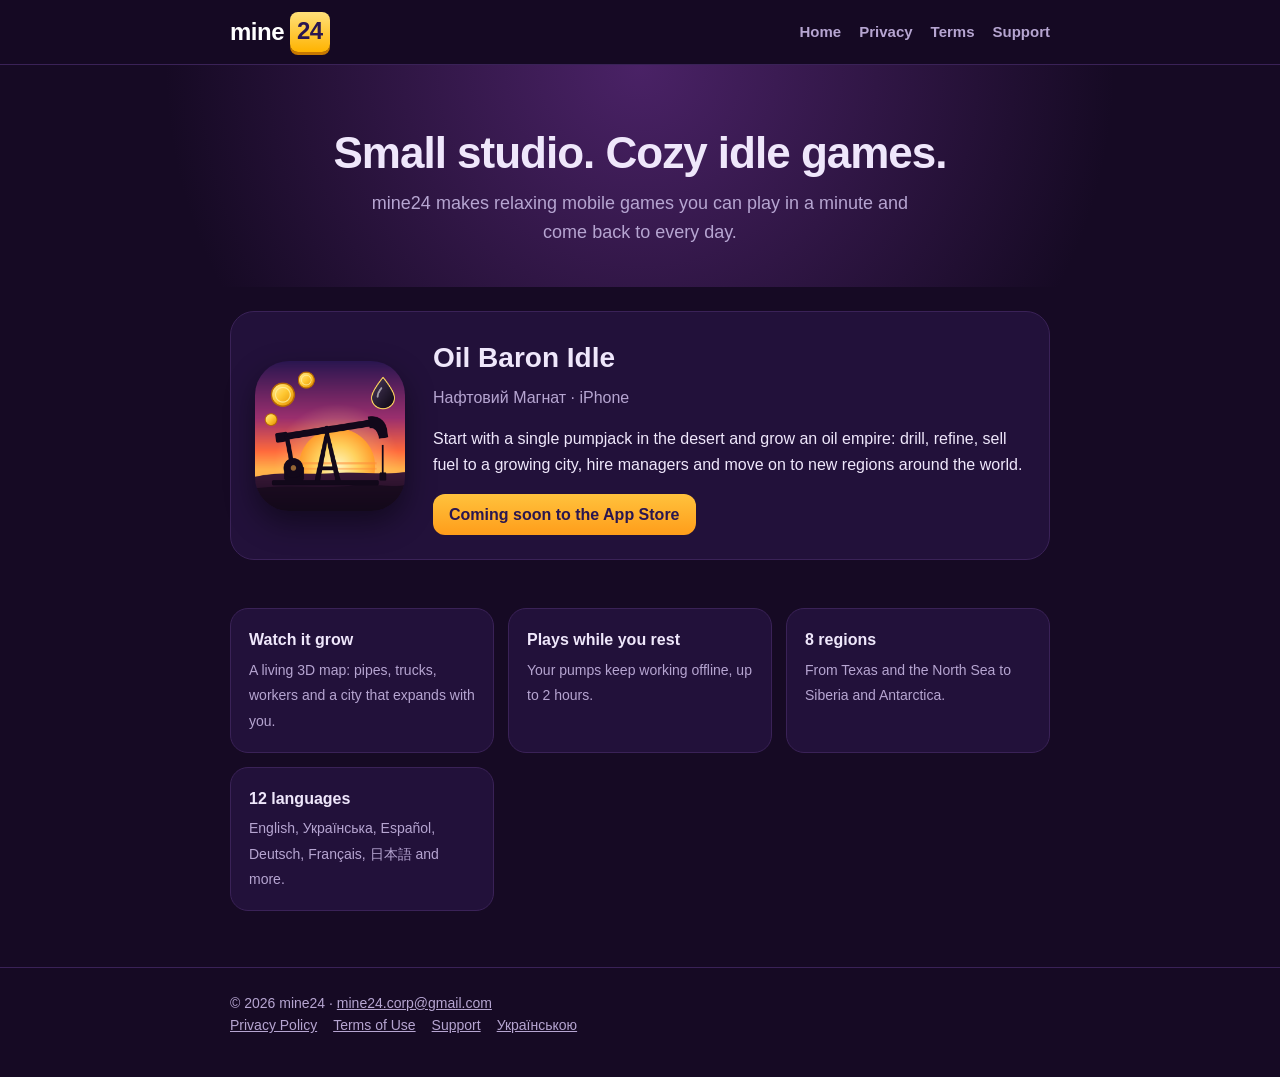
<file: index.html>
<!DOCTYPE html>
<html lang="en"><head><meta charset="utf-8"><meta name="viewport" content="width=device-width,initial-scale=1">
<title>mine24 — mobile games</title><meta name="description" content="mine24 — independent studio making cozy idle mobile games. Oil Baron Idle for iPhone.">
<link rel="icon" href="favicon.png"><link rel="apple-touch-icon" href="apple-touch-icon.png"><link rel="stylesheet" href="style.css"></head>
<body><header><div class="wrap"><a class="brand" href="index.html">mine<b>24</b></a><nav><a href="index.html">Home</a><a href="privacy.html">Privacy</a><a href="terms.html">Terms</a><a href="support.html">Support</a></nav></div></header>
<section class="hero"><div class="wrap"><h1>Small studio. Cozy idle games.</h1>
<p>mine24 makes relaxing mobile games you can play in a minute and come back to every day.</p></div></section>
<main class="wrap">
<div class="game"><img src="icon-512.png" alt="Oil Baron Idle icon"><div>
<h2>Oil Baron Idle</h2><p class="sub">Нафтовий Магнат · iPhone</p>
<p>Start with a single pumpjack in the desert and grow an oil empire: drill, refine, sell fuel to a growing city, hire managers and move on to new regions around the world.</p>
<span class="badge">Coming soon to the App Store</span></div></div>
<div class="feat">
<div><b>Watch it grow</b><span>A living 3D map: pipes, trucks, workers and a city that expands with you.</span></div>
<div><b>Plays while you rest</b><span>Your pumps keep working offline, up to 2 hours.</span></div>
<div><b>8 regions</b><span>From Texas and the North Sea to Siberia and Antarctica.</span></div>
<div><b>12 languages</b><span>English, Українська, Español, Deutsch, Français, 日本語 and more.</span></div>
</div></main>
<footer><div class="wrap">© 2026 mine24 · <a href="mailto:mine24.corp@gmail.com">mine24.corp@gmail.com</a><br><a href="privacy.html">Privacy Policy</a><a href="terms.html">Terms of Use</a><a href="support.html">Support</a><a href="privacy-uk.html">Українською</a></div></footer></body></html>
</file>
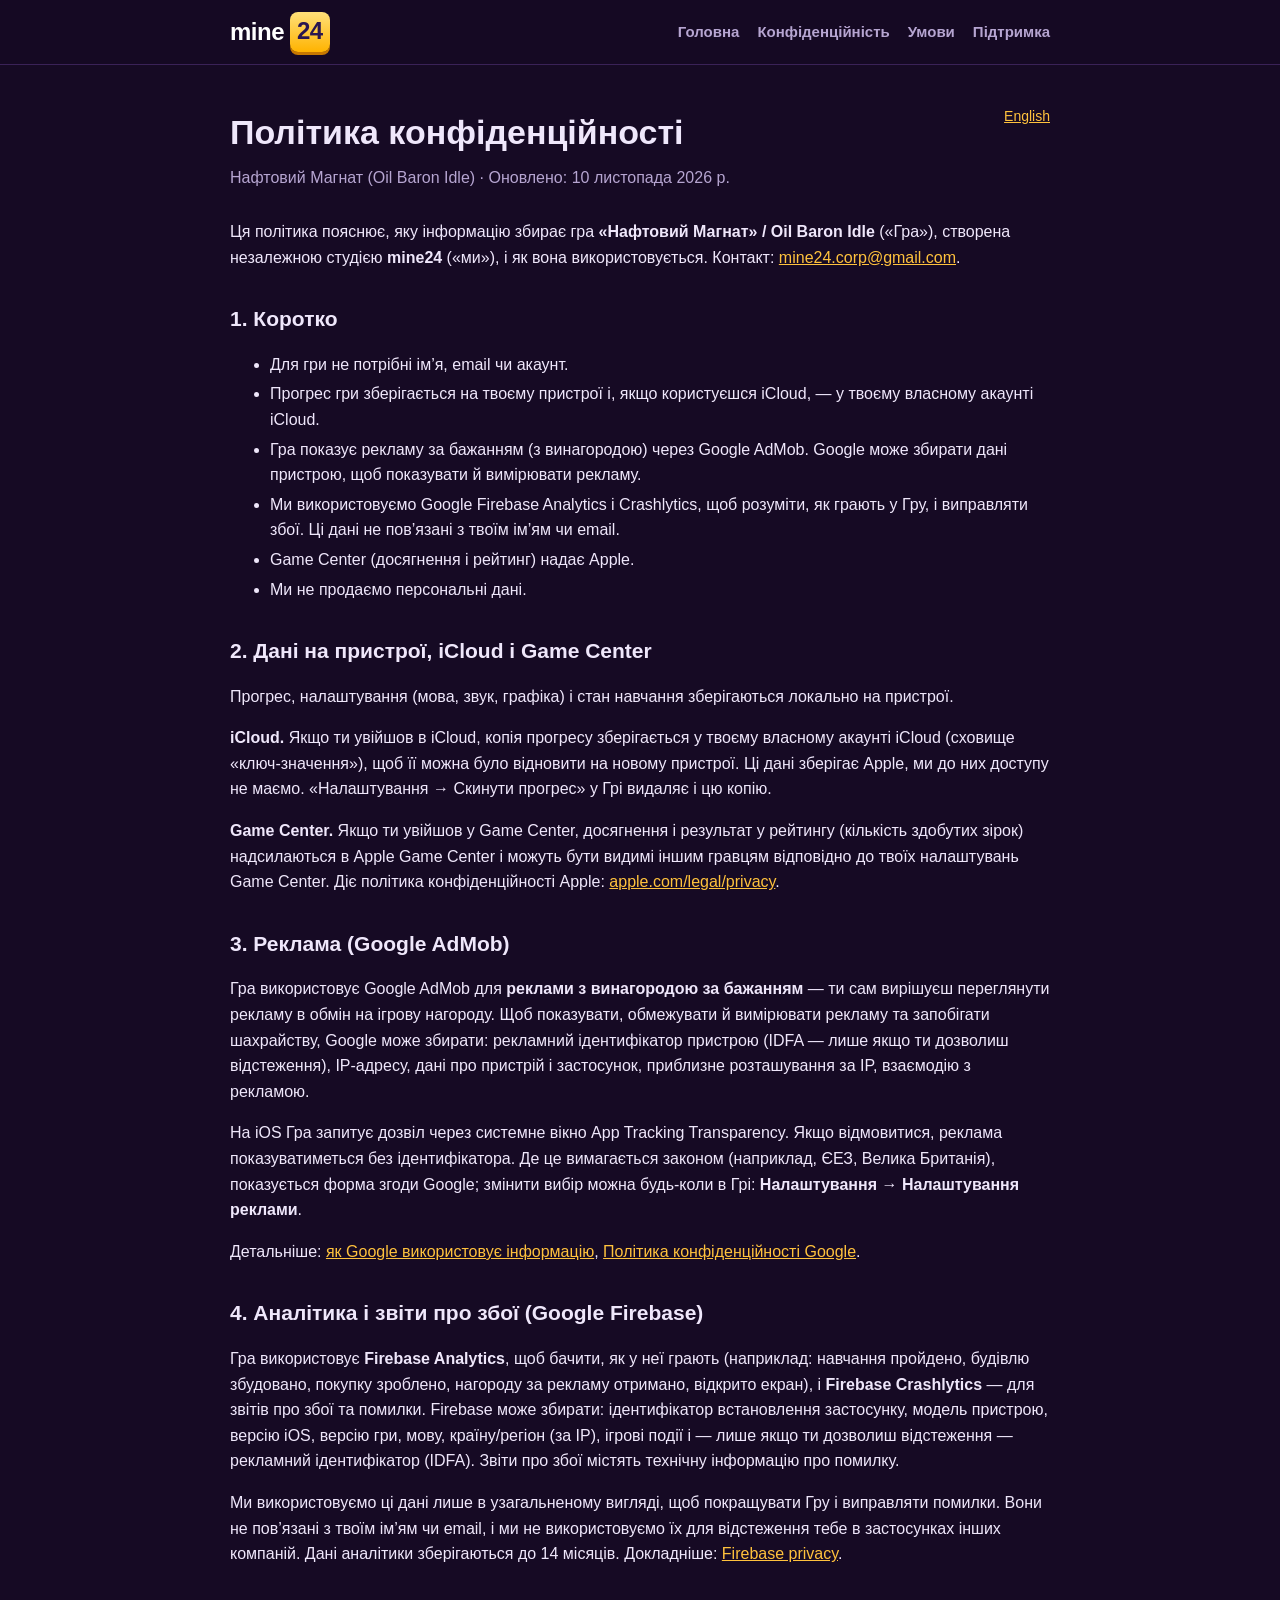
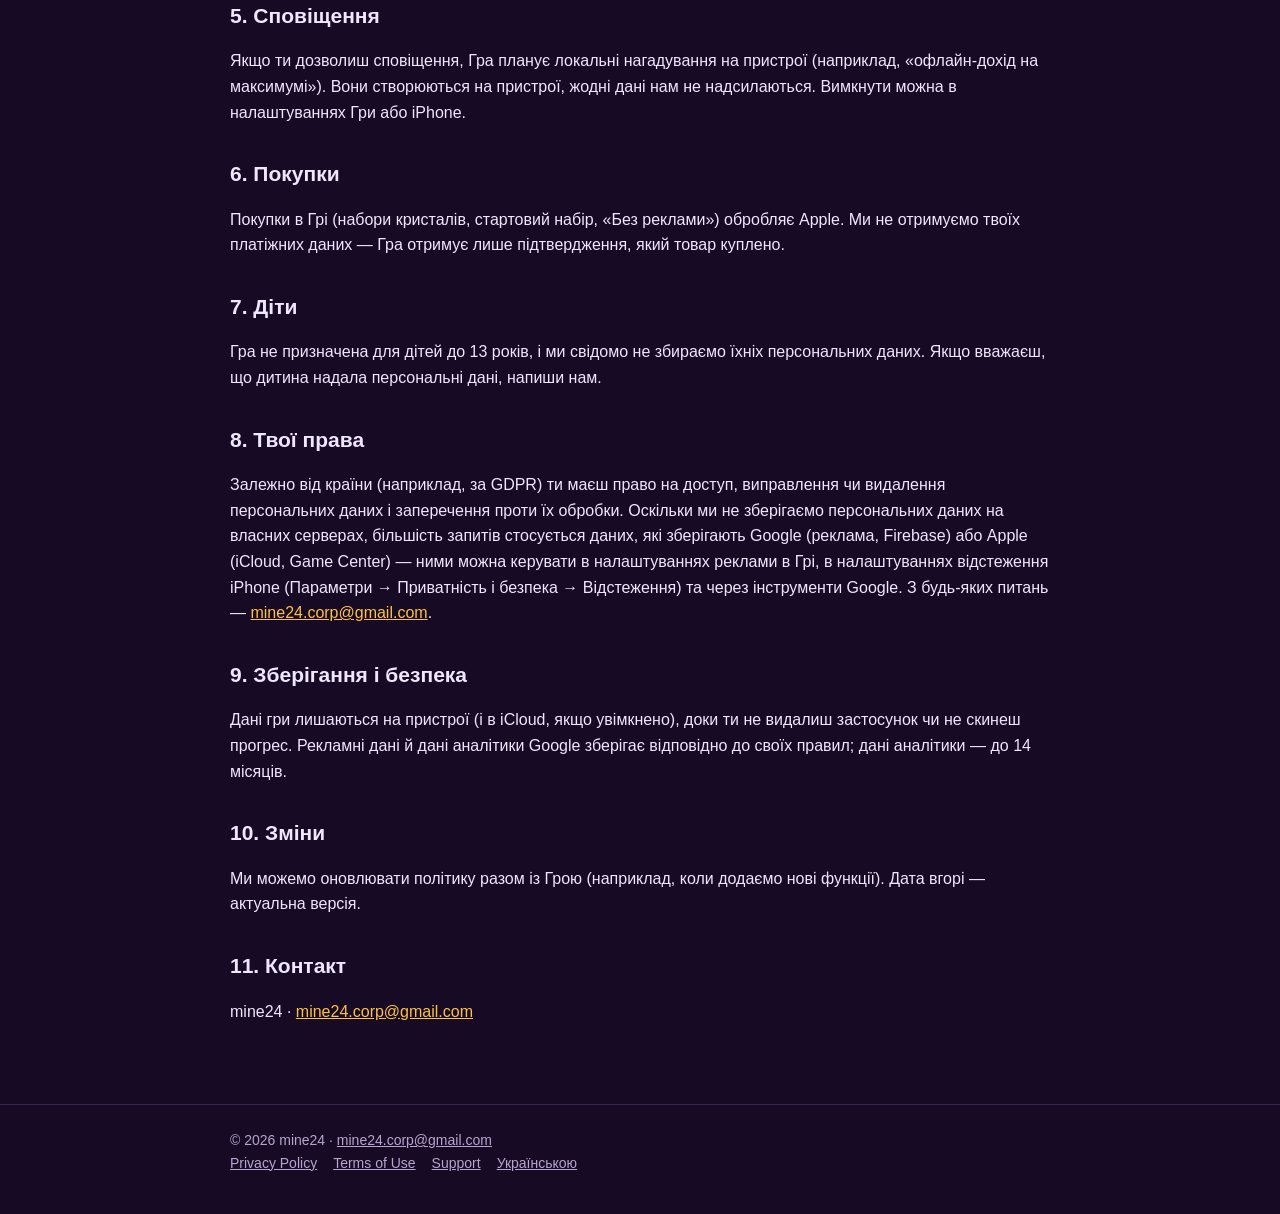
<file: privacy-uk.html>
<!DOCTYPE html>
<html lang="uk"><head><meta charset="utf-8"><meta name="viewport" content="width=device-width,initial-scale=1">
<title>Політика конфіденційності — Нафтовий Магнат</title><meta name="description" content="Політика конфіденційності гри Нафтовий Магнат від mine24">
<link rel="icon" href="favicon.png"><link rel="apple-touch-icon" href="apple-touch-icon.png"><link rel="stylesheet" href="style.css"></head>
<body><header><div class="wrap"><a class="brand" href="index.html">mine<b>24</b></a><nav><a href="index.html">Головна</a><a href="privacy-uk.html">Конфіденційність</a><a href="terms-uk.html">Умови</a><a href="support-uk.html">Підтримка</a></nav></div></header>
<main class="wrap doc"><a class="lang" href="privacy.html">English</a>
<h1>Політика конфіденційності</h1><p class="date">Нафтовий Магнат (Oil Baron Idle) · Оновлено: 10 листопада 2026 р.</p>
<p>Ця політика пояснює, яку інформацію збирає гра <b>«Нафтовий Магнат» / Oil Baron Idle</b> («Гра»), створена незалежною студією <b>mine24</b> («ми»), і як вона використовується. Контакт: <a href="mailto:mine24.corp@gmail.com">mine24.corp@gmail.com</a>.</p>
<h2>1. Коротко</h2><ul>
<li>Для гри не потрібні ім’я, email чи акаунт.</li>
<li>Прогрес гри зберігається на твоєму пристрої і, якщо користуєшся iCloud, — у твоєму власному акаунті iCloud.</li>
<li>Гра показує рекламу за бажанням (з винагородою) через Google AdMob. Google може збирати дані пристрою, щоб показувати й вимірювати рекламу.</li>
<li>Ми використовуємо Google Firebase Analytics і Crashlytics, щоб розуміти, як грають у Гру, і виправляти збої. Ці дані не пов’язані з твоїм ім’ям чи email.</li>
<li>Game Center (досягнення і рейтинг) надає Apple.</li>
<li>Ми не продаємо персональні дані.</li></ul>
<h2>2. Дані на пристрої, iCloud і Game Center</h2><p>Прогрес, налаштування (мова, звук, графіка) і стан навчання зберігаються локально на пристрої.</p><p><b>iCloud.</b> Якщо ти увійшов в iCloud, копія прогресу зберігається у твоєму власному акаунті iCloud (сховище «ключ-значення»), щоб її можна було відновити на новому пристрої. Ці дані зберігає Apple, ми до них доступу не маємо. «Налаштування → Скинути прогрес» у Грі видаляє і цю копію.</p><p><b>Game Center.</b> Якщо ти увійшов у Game Center, досягнення і результат у рейтингу (кількість здобутих зірок) надсилаються в Apple Game Center і можуть бути видимі іншим гравцям відповідно до твоїх налаштувань Game Center. Діє політика конфіденційності Apple: <a href="https://www.apple.com/legal/privacy/">apple.com/legal/privacy</a>.</p>
<h2>3. Реклама (Google AdMob)</h2><p>Гра використовує Google AdMob для <b>реклами з винагородою за бажанням</b> — ти сам вирішуєш переглянути рекламу в обмін на ігрову нагороду. Щоб показувати, обмежувати й вимірювати рекламу та запобігати шахрайству, Google може збирати: рекламний ідентифікатор пристрою (IDFA — лише якщо ти дозволиш відстеження), IP-адресу, дані про пристрій і застосунок, приблизне розташування за IP, взаємодію з рекламою.</p>
<p>На iOS Гра запитує дозвіл через системне вікно App Tracking Transparency. Якщо відмовитися, реклама показуватиметься без ідентифікатора. Де це вимагається законом (наприклад, ЄЕЗ, Велика Британія), показується форма згоди Google; змінити вибір можна будь-коли в Грі: <b>Налаштування → Налаштування реклами</b>.</p>
<p>Детальніше: <a href="https://policies.google.com/technologies/partner-sites">як Google використовує інформацію</a>, <a href="https://policies.google.com/privacy">Політика конфіденційності Google</a>.</p>
<h2>4. Аналітика і звіти про збої (Google Firebase)</h2><p>Гра використовує <b>Firebase Analytics</b>, щоб бачити, як у неї грають (наприклад: навчання пройдено, будівлю збудовано, покупку зроблено, нагороду за рекламу отримано, відкрито екран), і <b>Firebase Crashlytics</b> — для звітів про збої та помилки. Firebase може збирати: ідентифікатор встановлення застосунку, модель пристрою, версію iOS, версію гри, мову, країну/регіон (за IP), ігрові події і — лише якщо ти дозволиш відстеження — рекламний ідентифікатор (IDFA). Звіти про збої містять технічну інформацію про помилку.</p><p>Ми використовуємо ці дані лише в узагальненому вигляді, щоб покращувати Гру і виправляти помилки. Вони не пов’язані з твоїм ім’ям чи email, і ми не використовуємо їх для відстеження тебе в застосунках інших компаній. Дані аналітики зберігаються до 14 місяців. Докладніше: <a href="https://firebase.google.com/support/privacy">Firebase privacy</a>.</p>
<h2>5. Сповіщення</h2><p>Якщо ти дозволиш сповіщення, Гра планує локальні нагадування на пристрої (наприклад, «офлайн-дохід на максимумі»). Вони створюються на пристрої, жодні дані нам не надсилаються. Вимкнути можна в налаштуваннях Гри або iPhone.</p>
<h2>6. Покупки</h2><p>Покупки в Грі (набори кристалів, стартовий набір, «Без реклами») обробляє Apple. Ми не отримуємо твоїх платіжних даних — Гра отримує лише підтвердження, який товар куплено.</p>
<h2>7. Діти</h2><p>Гра не призначена для дітей до 13 років, і ми свідомо не збираємо їхніх персональних даних. Якщо вважаєш, що дитина надала персональні дані, напиши нам.</p>
<h2>8. Твої права</h2><p>Залежно від країни (наприклад, за GDPR) ти маєш право на доступ, виправлення чи видалення персональних даних і заперечення проти їх обробки. Оскільки ми не зберігаємо персональних даних на власних серверах, більшість запитів стосується даних, які зберігають Google (реклама, Firebase) або Apple (iCloud, Game Center) — ними можна керувати в налаштуваннях реклами в Грі, в налаштуваннях відстеження iPhone (Параметри → Приватність і безпека → Відстеження) та через інструменти Google. З будь-яких питань — <a href="mailto:mine24.corp@gmail.com">mine24.corp@gmail.com</a>.</p>
<h2>9. Зберігання і безпека</h2><p>Дані гри лишаються на пристрої (і в iCloud, якщо увімкнено), доки ти не видалиш застосунок чи не скинеш прогрес. Рекламні дані й дані аналітики Google зберігає відповідно до своїх правил; дані аналітики — до 14 місяців.</p>
<h2>10. Зміни</h2><p>Ми можемо оновлювати політику разом із Грою (наприклад, коли додаємо нові функції). Дата вгорі — актуальна версія.</p>
<h2>11. Контакт</h2><p>mine24 · <a href="mailto:mine24.corp@gmail.com">mine24.corp@gmail.com</a></p></main>
<footer><div class="wrap">© 2026 mine24 · <a href="mailto:mine24.corp@gmail.com">mine24.corp@gmail.com</a><br><a href="privacy.html">Privacy Policy</a><a href="terms.html">Terms of Use</a><a href="support.html">Support</a><a href="privacy-uk.html">Українською</a></div></footer></body></html>
</file>
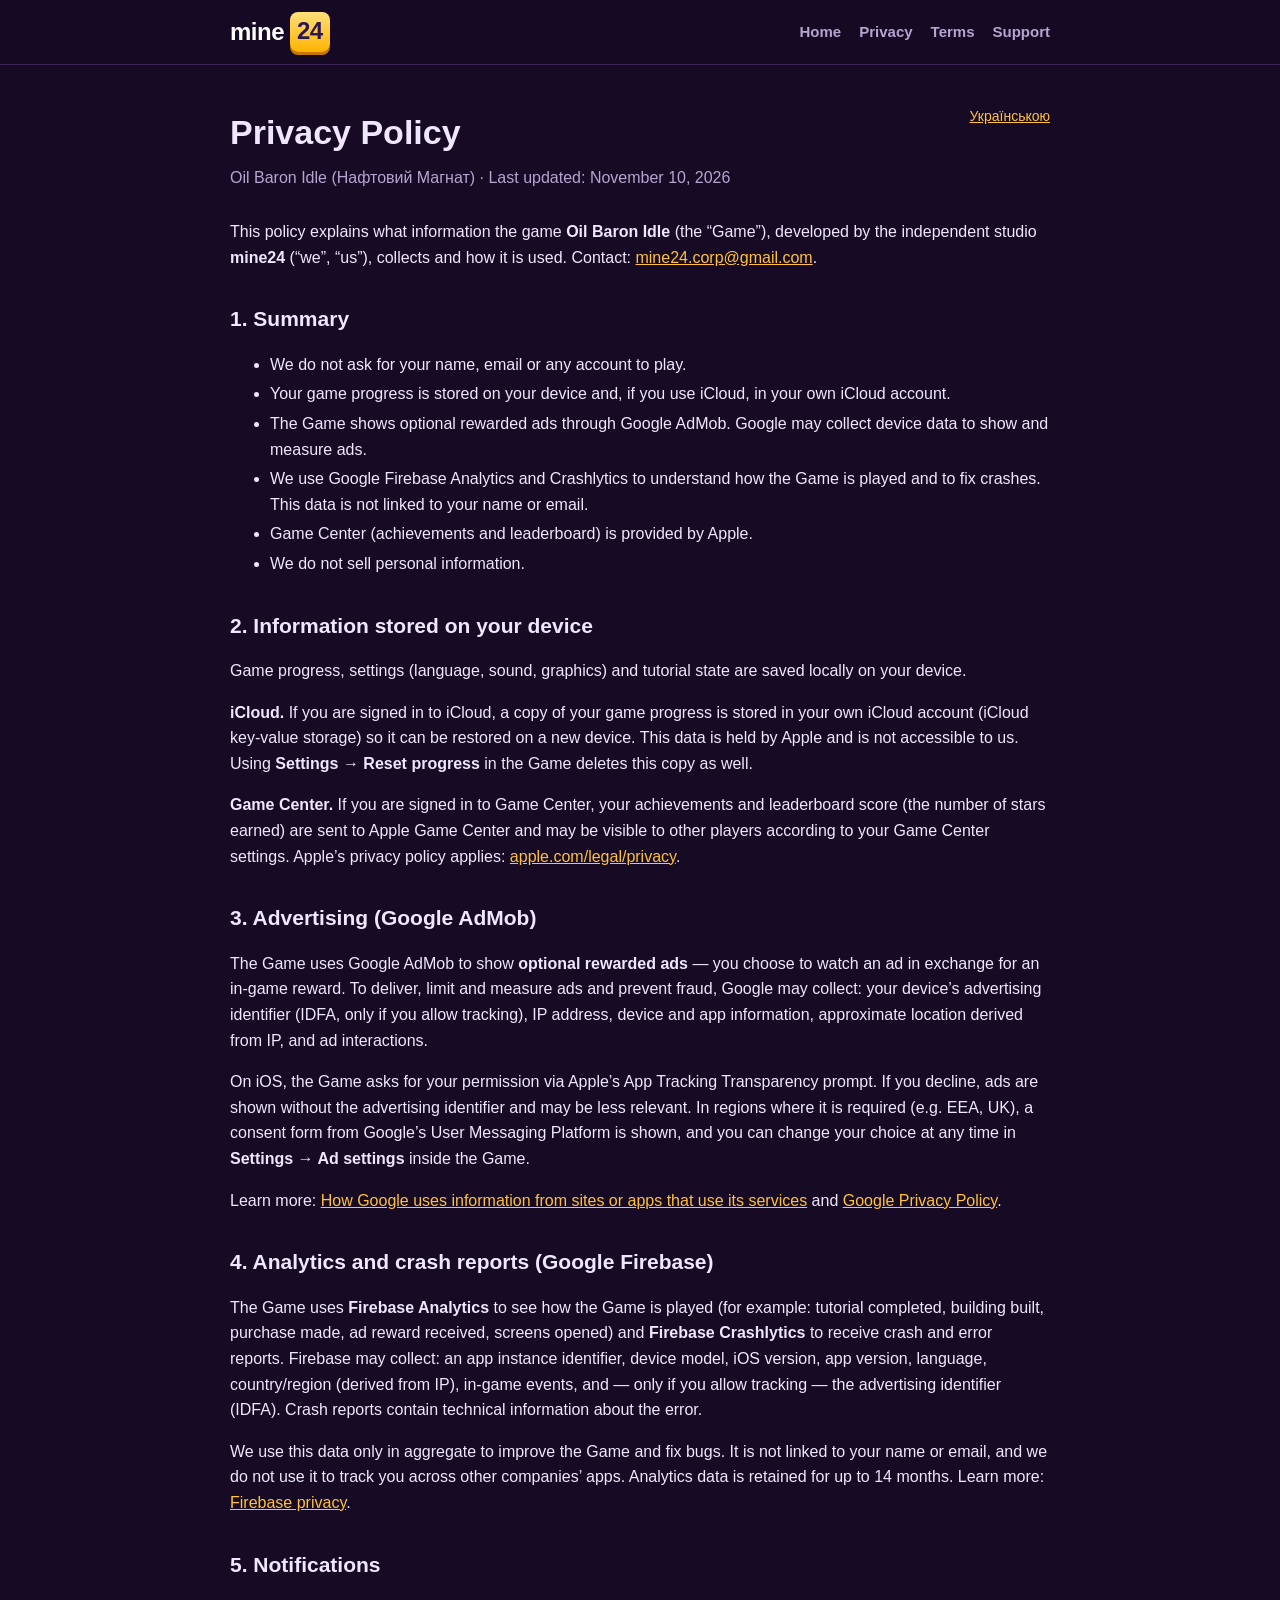
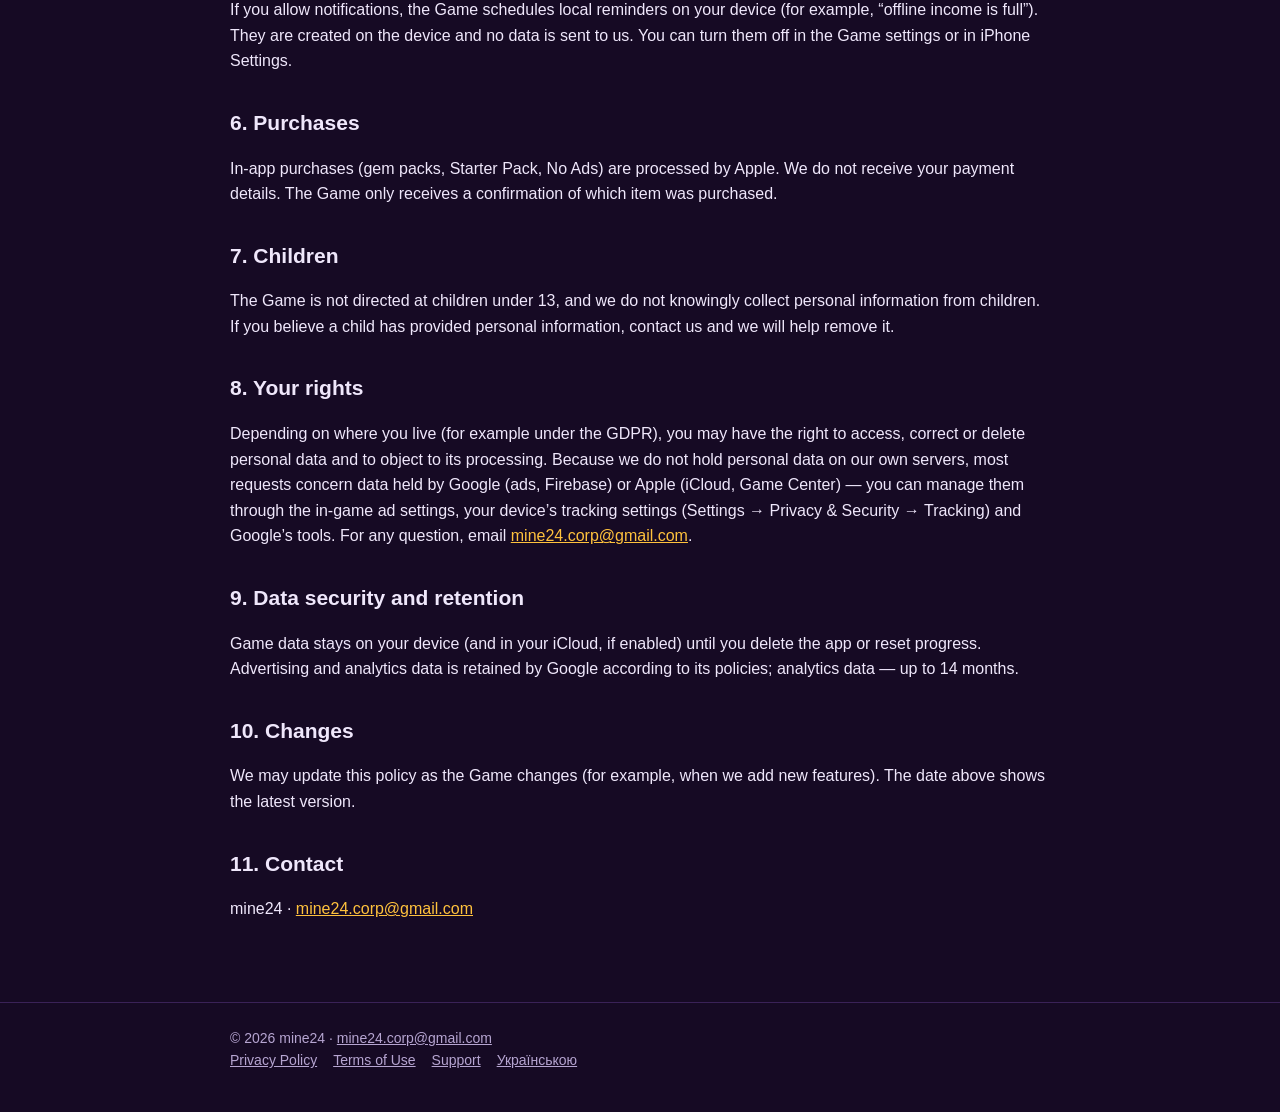
<file: privacy.html>
<!DOCTYPE html>
<html lang="en"><head><meta charset="utf-8"><meta name="viewport" content="width=device-width,initial-scale=1">
<title>Privacy Policy — Oil Baron Idle</title><meta name="description" content="Privacy Policy for Oil Baron Idle by mine24">
<link rel="icon" href="favicon.png"><link rel="apple-touch-icon" href="apple-touch-icon.png"><link rel="stylesheet" href="style.css"></head>
<body><header><div class="wrap"><a class="brand" href="index.html">mine<b>24</b></a><nav><a href="index.html">Home</a><a href="privacy.html">Privacy</a><a href="terms.html">Terms</a><a href="support.html">Support</a></nav></div></header>
<main class="wrap doc"><a class="lang" href="privacy-uk.html">Українською</a>
<h1>Privacy Policy</h1><p class="date">Oil Baron Idle (Нафтовий Магнат) · Last updated: November 10, 2026</p>
<p>This policy explains what information the game <b>Oil Baron Idle</b> (the “Game”), developed by the independent studio <b>mine24</b> (“we”, “us”), collects and how it is used. Contact: <a href="mailto:mine24.corp@gmail.com">mine24.corp@gmail.com</a>.</p>
<h2>1. Summary</h2><ul>
<li>We do not ask for your name, email or any account to play.</li>
<li>Your game progress is stored on your device and, if you use iCloud, in your own iCloud account.</li>
<li>The Game shows optional rewarded ads through Google AdMob. Google may collect device data to show and measure ads.</li>
<li>We use Google Firebase Analytics and Crashlytics to understand how the Game is played and to fix crashes. This data is not linked to your name or email.</li>
<li>Game Center (achievements and leaderboard) is provided by Apple.</li>
<li>We do not sell personal information.</li></ul>
<h2>2. Information stored on your device</h2>
<p>Game progress, settings (language, sound, graphics) and tutorial state are saved locally on your device.</p>
<p><b>iCloud.</b> If you are signed in to iCloud, a copy of your game progress is stored in your own iCloud account (iCloud key-value storage) so it can be restored on a new device. This data is held by Apple and is not accessible to us. Using <b>Settings → Reset progress</b> in the Game deletes this copy as well.</p>
<p><b>Game Center.</b> If you are signed in to Game Center, your achievements and leaderboard score (the number of stars earned) are sent to Apple Game Center and may be visible to other players according to your Game Center settings. Apple’s privacy policy applies: <a href="https://www.apple.com/legal/privacy/">apple.com/legal/privacy</a>.</p>
<h2>3. Advertising (Google AdMob)</h2>
<p>The Game uses Google AdMob to show <b>optional rewarded ads</b> — you choose to watch an ad in exchange for an in-game reward. To deliver, limit and measure ads and prevent fraud, Google may collect: your device’s advertising identifier (IDFA, only if you allow tracking), IP address, device and app information, approximate location derived from IP, and ad interactions.</p>
<p>On iOS, the Game asks for your permission via Apple’s App Tracking Transparency prompt. If you decline, ads are shown without the advertising identifier and may be less relevant. In regions where it is required (e.g. EEA, UK), a consent form from Google’s User Messaging Platform is shown, and you can change your choice at any time in <b>Settings → Ad settings</b> inside the Game.</p>
<p>Learn more: <a href="https://policies.google.com/technologies/partner-sites">How Google uses information from sites or apps that use its services</a> and <a href="https://policies.google.com/privacy">Google Privacy Policy</a>.</p>
<h2>4. Analytics and crash reports (Google Firebase)</h2>
<p>The Game uses <b>Firebase Analytics</b> to see how the Game is played (for example: tutorial completed, building built, purchase made, ad reward received, screens opened) and <b>Firebase Crashlytics</b> to receive crash and error reports. Firebase may collect: an app instance identifier, device model, iOS version, app version, language, country/region (derived from IP), in-game events, and — only if you allow tracking — the advertising identifier (IDFA). Crash reports contain technical information about the error.</p>
<p>We use this data only in aggregate to improve the Game and fix bugs. It is not linked to your name or email, and we do not use it to track you across other companies’ apps. Analytics data is retained for up to 14 months. Learn more: <a href="https://firebase.google.com/support/privacy">Firebase privacy</a>.</p>
<h2>5. Notifications</h2>
<p>If you allow notifications, the Game schedules local reminders on your device (for example, “offline income is full”). They are created on the device and no data is sent to us. You can turn them off in the Game settings or in iPhone Settings.</p>
<h2>6. Purchases</h2>
<p>In-app purchases (gem packs, Starter Pack, No Ads) are processed by Apple. We do not receive your payment details. The Game only receives a confirmation of which item was purchased.</p>
<h2>7. Children</h2>
<p>The Game is not directed at children under 13, and we do not knowingly collect personal information from children. If you believe a child has provided personal information, contact us and we will help remove it.</p>
<h2>8. Your rights</h2>
<p>Depending on where you live (for example under the GDPR), you may have the right to access, correct or delete personal data and to object to its processing. Because we do not hold personal data on our own servers, most requests concern data held by Google (ads, Firebase) or Apple (iCloud, Game Center) — you can manage them through the in-game ad settings, your device’s tracking settings (Settings → Privacy &amp; Security → Tracking) and Google’s tools. For any question, email <a href="mailto:mine24.corp@gmail.com">mine24.corp@gmail.com</a>.</p>
<h2>9. Data security and retention</h2>
<p>Game data stays on your device (and in your iCloud, if enabled) until you delete the app or reset progress. Advertising and analytics data is retained by Google according to its policies; analytics data — up to 14 months.</p>
<h2>10. Changes</h2>
<p>We may update this policy as the Game changes (for example, when we add new features). The date above shows the latest version.</p>
<h2>11. Contact</h2><p>mine24 · <a href="mailto:mine24.corp@gmail.com">mine24.corp@gmail.com</a></p></main>
<footer><div class="wrap">© 2026 mine24 · <a href="mailto:mine24.corp@gmail.com">mine24.corp@gmail.com</a><br><a href="privacy.html">Privacy Policy</a><a href="terms.html">Terms of Use</a><a href="support.html">Support</a><a href="privacy-uk.html">Українською</a></div></footer></body></html>
</file>
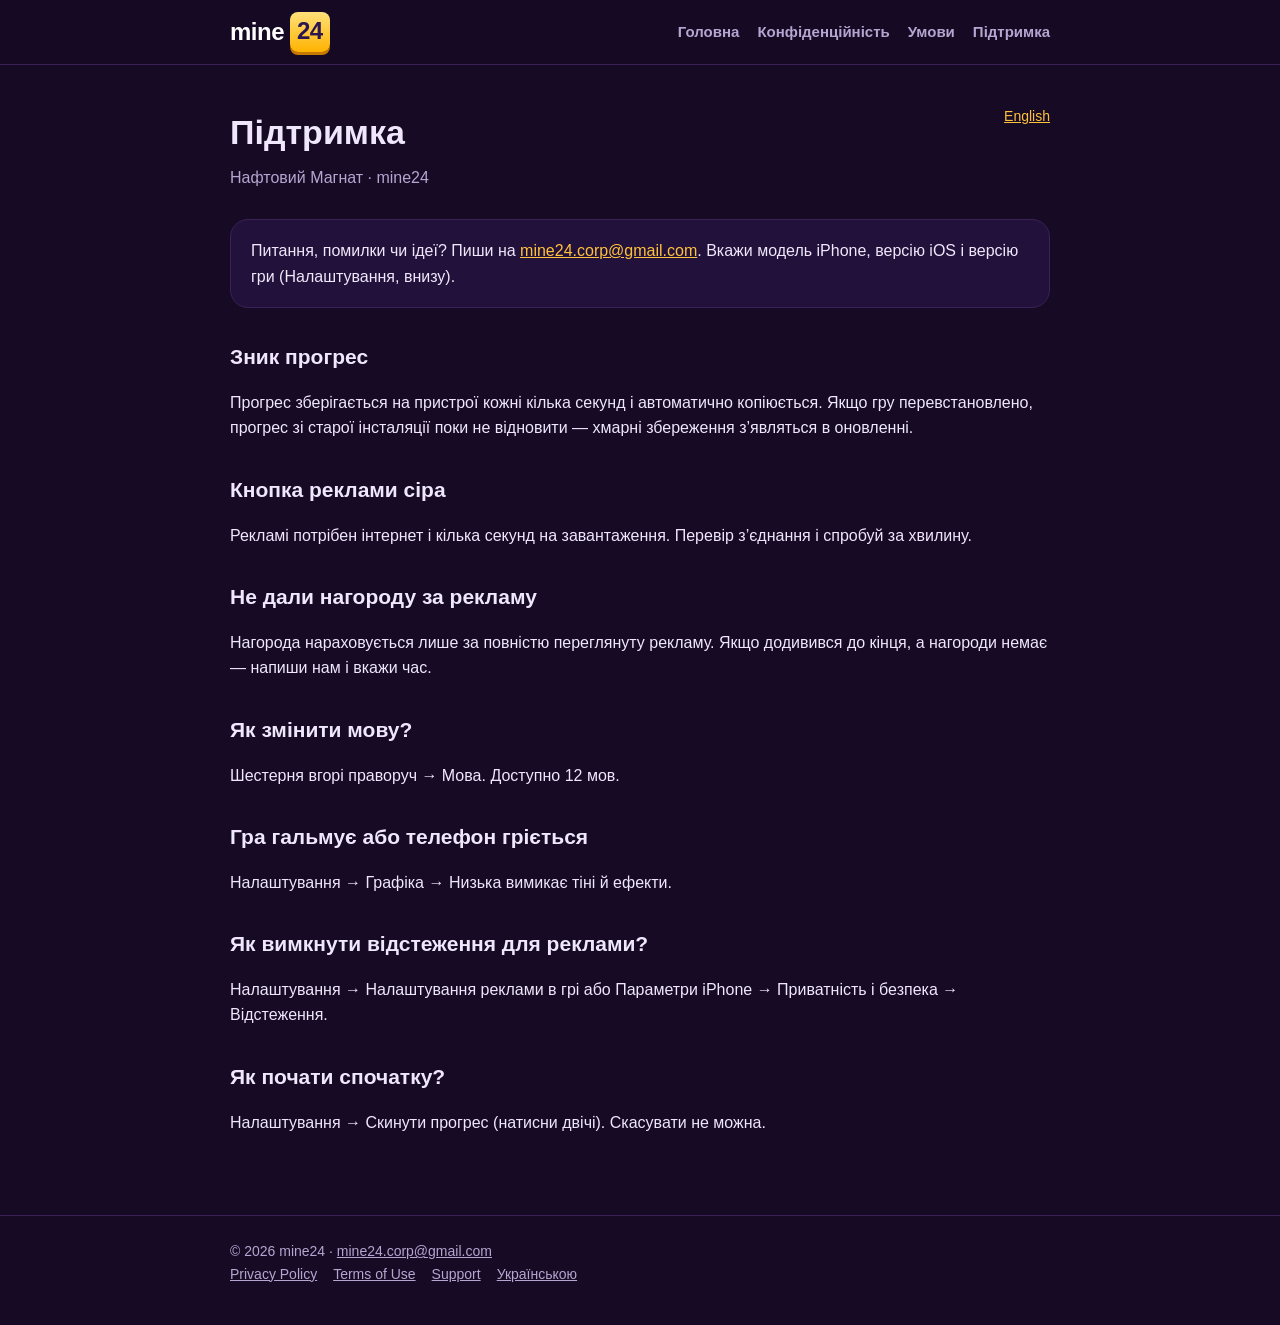
<file: support-uk.html>
<!DOCTYPE html>
<html lang="uk"><head><meta charset="utf-8"><meta name="viewport" content="width=device-width,initial-scale=1">
<title>Підтримка — Нафтовий Магнат</title><meta name="description" content="Підтримка гри Нафтовий Магнат">
<link rel="icon" href="favicon.png"><link rel="apple-touch-icon" href="apple-touch-icon.png"><link rel="stylesheet" href="style.css"></head>
<body><header><div class="wrap"><a class="brand" href="index.html">mine<b>24</b></a><nav><a href="index.html">Головна</a><a href="privacy-uk.html">Конфіденційність</a><a href="terms-uk.html">Умови</a><a href="support-uk.html">Підтримка</a></nav></div></header>
<main class="wrap doc"><a class="lang" href="support.html">English</a>
<h1>Підтримка</h1><p class="date">Нафтовий Магнат · mine24</p>
<div class="box">Питання, помилки чи ідеї? Пиши на <a href="mailto:mine24.corp@gmail.com?subject=Нафтовий%20Магнат">mine24.corp@gmail.com</a>. Вкажи модель iPhone, версію iOS і версію гри (Налаштування, внизу).</div>
<h2>Зник прогрес</h2><p>Прогрес зберігається на пристрої кожні кілька секунд і автоматично копіюється. Якщо гру перевстановлено, прогрес зі старої інсталяції поки не відновити — хмарні збереження з’являться в оновленні.</p>
<h2>Кнопка реклами сіра</h2><p>Рекламі потрібен інтернет і кілька секунд на завантаження. Перевір з’єднання і спробуй за хвилину.</p>
<h2>Не дали нагороду за рекламу</h2><p>Нагорода нараховується лише за повністю переглянуту рекламу. Якщо додивився до кінця, а нагороди немає — напиши нам і вкажи час.</p>
<h2>Як змінити мову?</h2><p>Шестерня вгорі праворуч → Мова. Доступно 12 мов.</p>
<h2>Гра гальмує або телефон гріється</h2><p>Налаштування → Графіка → Низька вимикає тіні й ефекти.</p>
<h2>Як вимкнути відстеження для реклами?</h2><p>Налаштування → Налаштування реклами в грі або Параметри iPhone → Приватність і безпека → Відстеження.</p>
<h2>Як почати спочатку?</h2><p>Налаштування → Скинути прогрес (натисни двічі). Скасувати не можна.</p></main>
<footer><div class="wrap">© 2026 mine24 · <a href="mailto:mine24.corp@gmail.com">mine24.corp@gmail.com</a><br><a href="privacy.html">Privacy Policy</a><a href="terms.html">Terms of Use</a><a href="support.html">Support</a><a href="privacy-uk.html">Українською</a></div></footer></body></html>
</file>
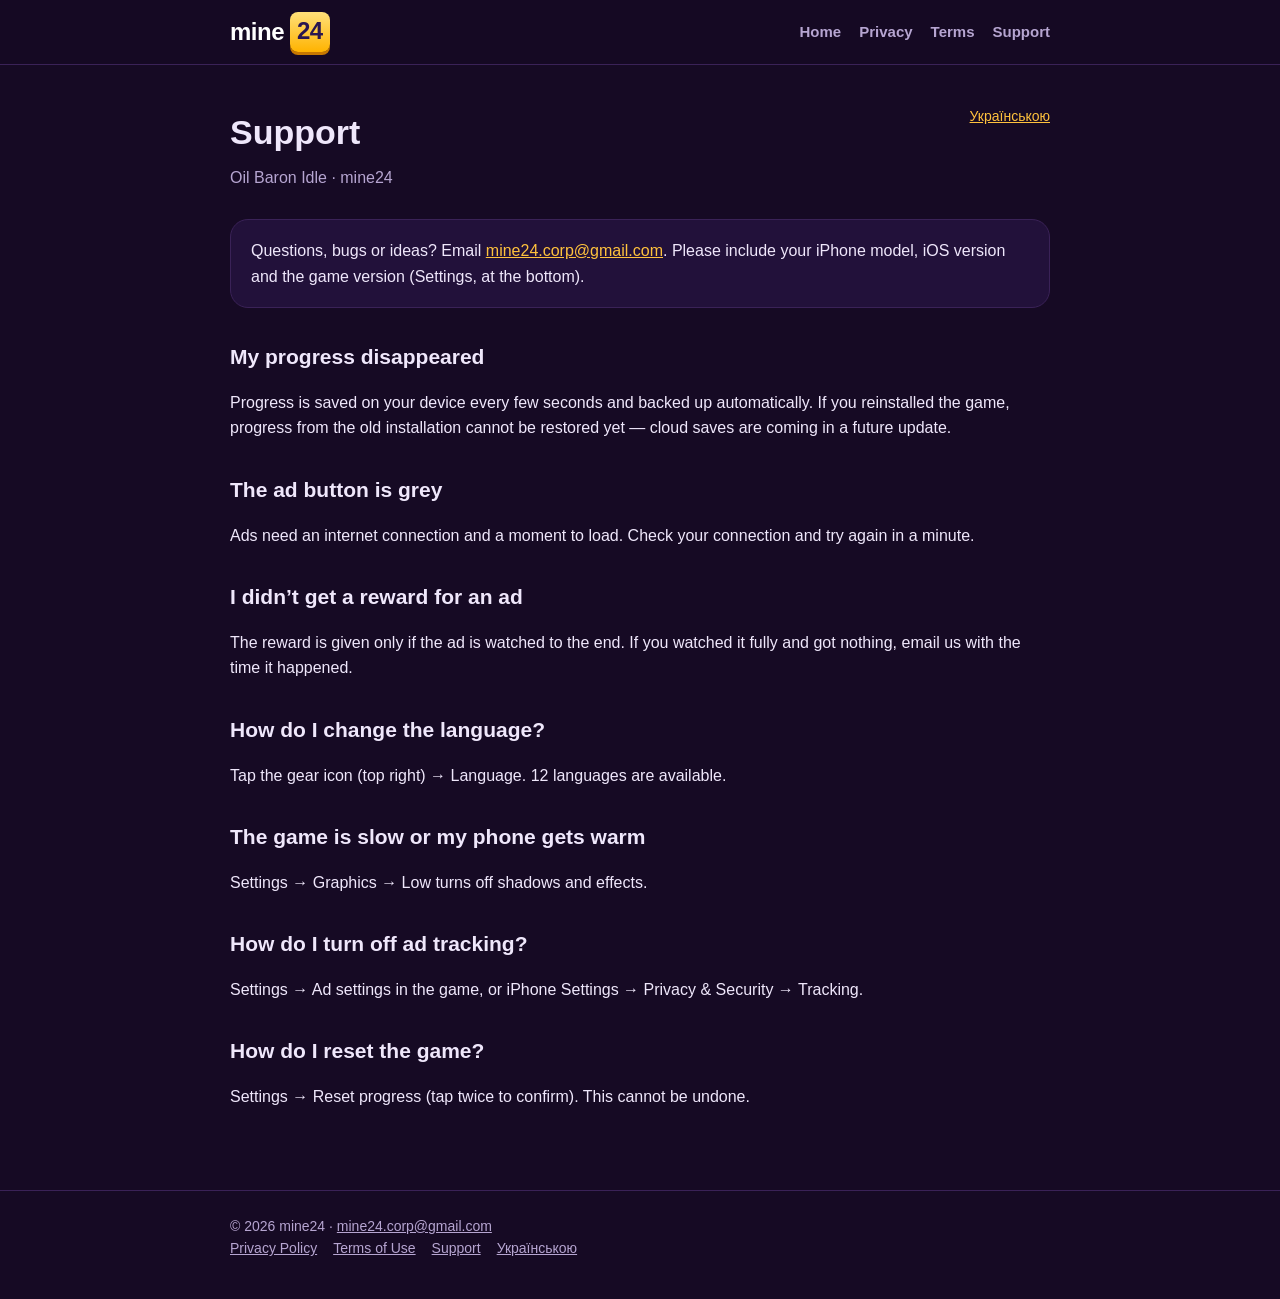
<file: support.html>
<!DOCTYPE html>
<html lang="en"><head><meta charset="utf-8"><meta name="viewport" content="width=device-width,initial-scale=1">
<title>Support — Oil Baron Idle</title><meta name="description" content="Support for Oil Baron Idle">
<link rel="icon" href="favicon.png"><link rel="apple-touch-icon" href="apple-touch-icon.png"><link rel="stylesheet" href="style.css"></head>
<body><header><div class="wrap"><a class="brand" href="index.html">mine<b>24</b></a><nav><a href="index.html">Home</a><a href="privacy.html">Privacy</a><a href="terms.html">Terms</a><a href="support.html">Support</a></nav></div></header>
<main class="wrap doc"><a class="lang" href="support-uk.html">Українською</a>
<h1>Support</h1><p class="date">Oil Baron Idle · mine24</p>
<div class="box">Questions, bugs or ideas? Email <a href="mailto:mine24.corp@gmail.com?subject=Oil%20Baron%20Idle">mine24.corp@gmail.com</a>. Please include your iPhone model, iOS version and the game version (Settings, at the bottom).</div>
<h2>My progress disappeared</h2><p>Progress is saved on your device every few seconds and backed up automatically. If you reinstalled the game, progress from the old installation cannot be restored yet — cloud saves are coming in a future update.</p>
<h2>The ad button is grey</h2><p>Ads need an internet connection and a moment to load. Check your connection and try again in a minute.</p>
<h2>I didn’t get a reward for an ad</h2><p>The reward is given only if the ad is watched to the end. If you watched it fully and got nothing, email us with the time it happened.</p>
<h2>How do I change the language?</h2><p>Tap the gear icon (top right) → Language. 12 languages are available.</p>
<h2>The game is slow or my phone gets warm</h2><p>Settings → Graphics → Low turns off shadows and effects.</p>
<h2>How do I turn off ad tracking?</h2><p>Settings → Ad settings in the game, or iPhone Settings → Privacy &amp; Security → Tracking.</p>
<h2>How do I reset the game?</h2><p>Settings → Reset progress (tap twice to confirm). This cannot be undone.</p></main>
<footer><div class="wrap">© 2026 mine24 · <a href="mailto:mine24.corp@gmail.com">mine24.corp@gmail.com</a><br><a href="privacy.html">Privacy Policy</a><a href="terms.html">Terms of Use</a><a href="support.html">Support</a><a href="privacy-uk.html">Українською</a></div></footer></body></html>
</file>
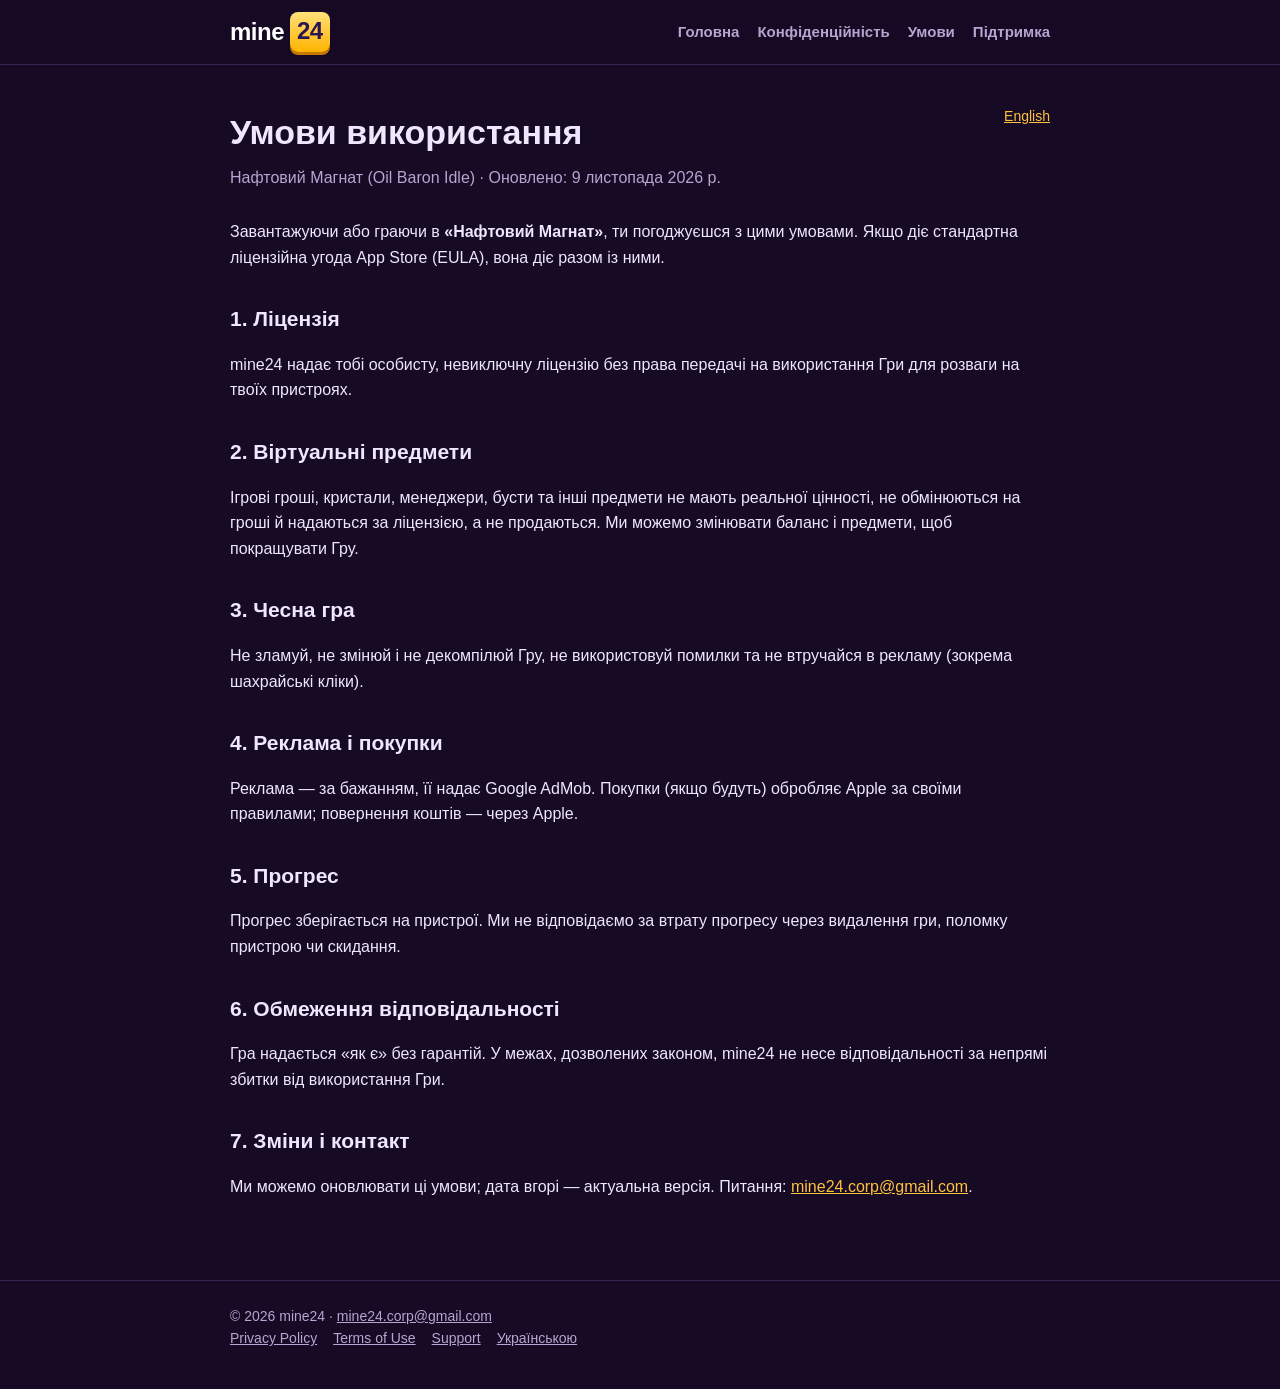
<file: terms-uk.html>
<!DOCTYPE html>
<html lang="uk"><head><meta charset="utf-8"><meta name="viewport" content="width=device-width,initial-scale=1">
<title>Умови використання — Нафтовий Магнат</title><meta name="description" content="Умови використання гри Нафтовий Магнат">
<link rel="icon" href="favicon.png"><link rel="apple-touch-icon" href="apple-touch-icon.png"><link rel="stylesheet" href="style.css"></head>
<body><header><div class="wrap"><a class="brand" href="index.html">mine<b>24</b></a><nav><a href="index.html">Головна</a><a href="privacy-uk.html">Конфіденційність</a><a href="terms-uk.html">Умови</a><a href="support-uk.html">Підтримка</a></nav></div></header>
<main class="wrap doc"><a class="lang" href="terms.html">English</a>
<h1>Умови використання</h1><p class="date">Нафтовий Магнат (Oil Baron Idle) · Оновлено: 9 листопада 2026 р.</p>
<p>Завантажуючи або граючи в <b>«Нафтовий Магнат»</b>, ти погоджуєшся з цими умовами. Якщо діє стандартна ліцензійна угода App Store (EULA), вона діє разом із ними.</p>
<h2>1. Ліцензія</h2><p>mine24 надає тобі особисту, невиключну ліцензію без права передачі на використання Гри для розваги на твоїх пристроях.</p>
<h2>2. Віртуальні предмети</h2><p>Ігрові гроші, кристали, менеджери, бусти та інші предмети не мають реальної цінності, не обмінюються на гроші й надаються за ліцензією, а не продаються. Ми можемо змінювати баланс і предмети, щоб покращувати Гру.</p>
<h2>3. Чесна гра</h2><p>Не зламуй, не змінюй і не декомпілюй Гру, не використовуй помилки та не втручайся в рекламу (зокрема шахрайські кліки).</p>
<h2>4. Реклама і покупки</h2><p>Реклама — за бажанням, її надає Google AdMob. Покупки (якщо будуть) обробляє Apple за своїми правилами; повернення коштів — через Apple.</p>
<h2>5. Прогрес</h2><p>Прогрес зберігається на пристрої. Ми не відповідаємо за втрату прогресу через видалення гри, поломку пристрою чи скидання.</p>
<h2>6. Обмеження відповідальності</h2><p>Гра надається «як є» без гарантій. У межах, дозволених законом, mine24 не несе відповідальності за непрямі збитки від використання Гри.</p>
<h2>7. Зміни і контакт</h2><p>Ми можемо оновлювати ці умови; дата вгорі — актуальна версія. Питання: <a href="mailto:mine24.corp@gmail.com">mine24.corp@gmail.com</a>.</p></main>
<footer><div class="wrap">© 2026 mine24 · <a href="mailto:mine24.corp@gmail.com">mine24.corp@gmail.com</a><br><a href="privacy.html">Privacy Policy</a><a href="terms.html">Terms of Use</a><a href="support.html">Support</a><a href="privacy-uk.html">Українською</a></div></footer></body></html>
</file>
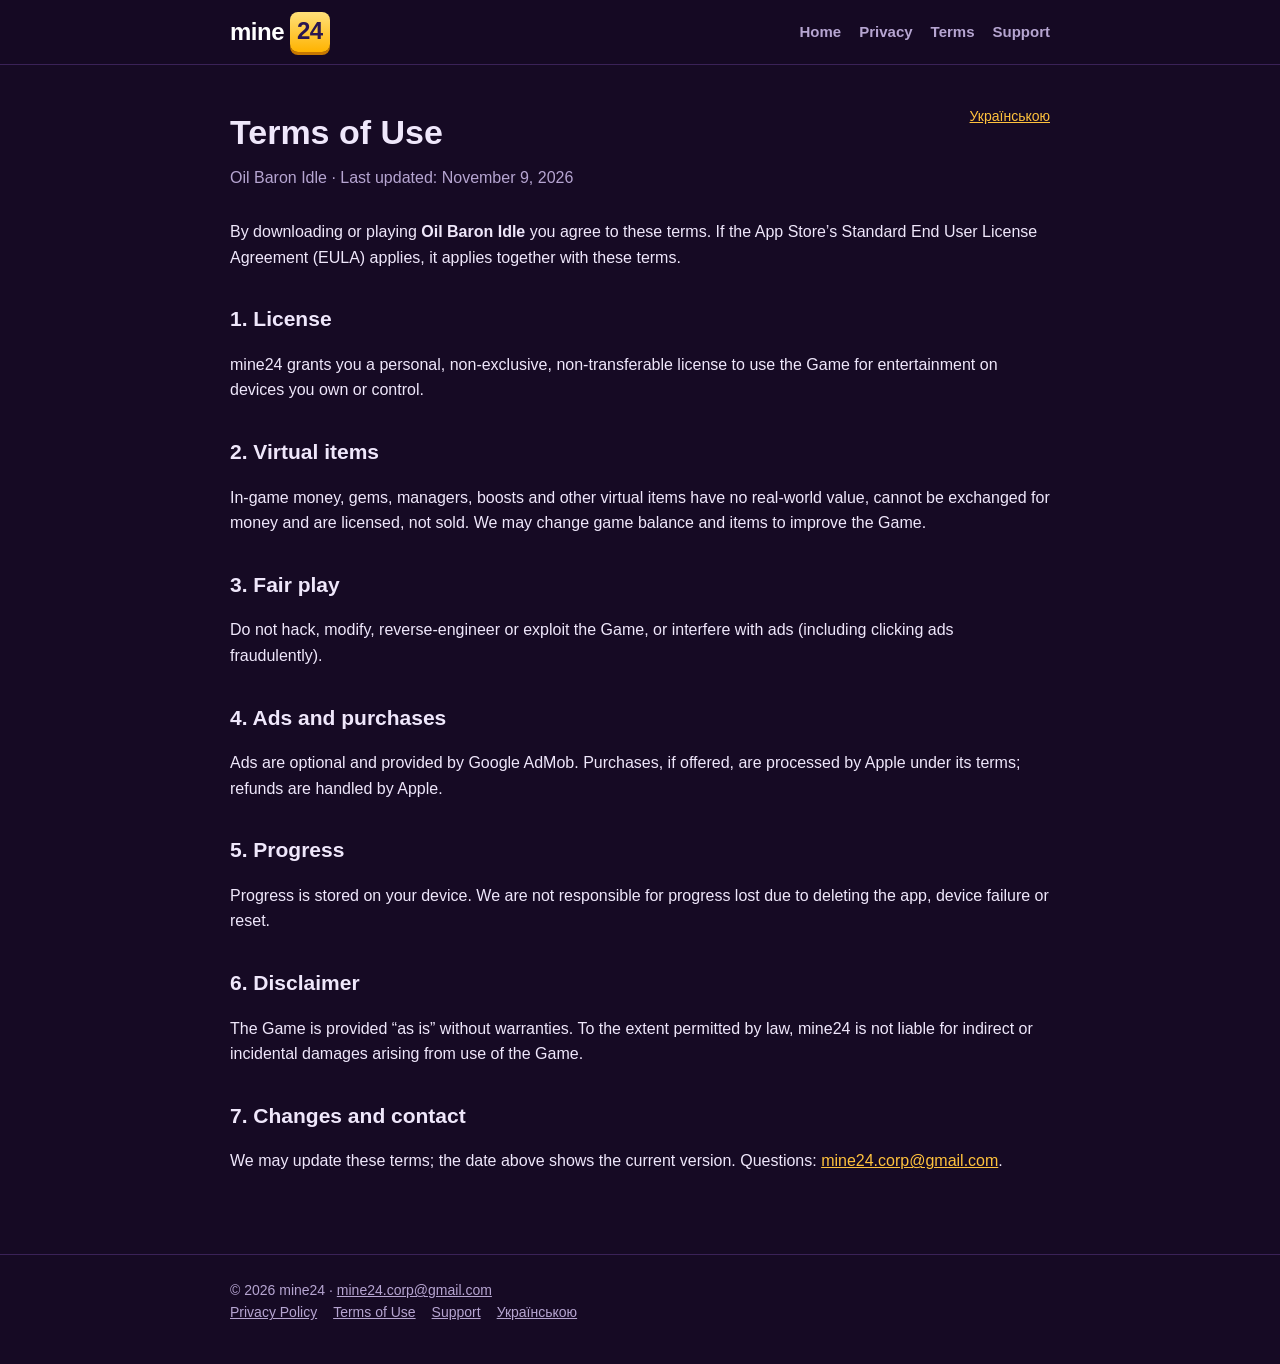
<file: terms.html>
<!DOCTYPE html>
<html lang="en"><head><meta charset="utf-8"><meta name="viewport" content="width=device-width,initial-scale=1">
<title>Terms of Use — Oil Baron Idle</title><meta name="description" content="Terms of Use for Oil Baron Idle">
<link rel="icon" href="favicon.png"><link rel="apple-touch-icon" href="apple-touch-icon.png"><link rel="stylesheet" href="style.css"></head>
<body><header><div class="wrap"><a class="brand" href="index.html">mine<b>24</b></a><nav><a href="index.html">Home</a><a href="privacy.html">Privacy</a><a href="terms.html">Terms</a><a href="support.html">Support</a></nav></div></header>
<main class="wrap doc"><a class="lang" href="terms-uk.html">Українською</a>
<h1>Terms of Use</h1><p class="date">Oil Baron Idle · Last updated: November 9, 2026</p>
<p>By downloading or playing <b>Oil Baron Idle</b> you agree to these terms. If the App Store’s Standard End User License Agreement (EULA) applies, it applies together with these terms.</p>
<h2>1. License</h2><p>mine24 grants you a personal, non-exclusive, non-transferable license to use the Game for entertainment on devices you own or control.</p>
<h2>2. Virtual items</h2><p>In-game money, gems, managers, boosts and other virtual items have no real-world value, cannot be exchanged for money and are licensed, not sold. We may change game balance and items to improve the Game.</p>
<h2>3. Fair play</h2><p>Do not hack, modify, reverse-engineer or exploit the Game, or interfere with ads (including clicking ads fraudulently).</p>
<h2>4. Ads and purchases</h2><p>Ads are optional and provided by Google AdMob. Purchases, if offered, are processed by Apple under its terms; refunds are handled by Apple.</p>
<h2>5. Progress</h2><p>Progress is stored on your device. We are not responsible for progress lost due to deleting the app, device failure or reset.</p>
<h2>6. Disclaimer</h2><p>The Game is provided “as is” without warranties. To the extent permitted by law, mine24 is not liable for indirect or incidental damages arising from use of the Game.</p>
<h2>7. Changes and contact</h2><p>We may update these terms; the date above shows the current version. Questions: <a href="mailto:mine24.corp@gmail.com">mine24.corp@gmail.com</a>.</p></main>
<footer><div class="wrap">© 2026 mine24 · <a href="mailto:mine24.corp@gmail.com">mine24.corp@gmail.com</a><br><a href="privacy.html">Privacy Policy</a><a href="terms.html">Terms of Use</a><a href="support.html">Support</a><a href="privacy-uk.html">Українською</a></div></footer></body></html>
</file>
<file: style.css>
:root{--bg:#160a24;--card:#22113a;--line:#3a2257;--text:#efe7fb;--muted:#b6a5d1;--gold:#ffc23d;--gold2:#ff9d1a}
*{box-sizing:border-box}
html,body{margin:0;background:var(--bg);color:var(--text);font:16px/1.6 -apple-system,BlinkMacSystemFont,"Segoe UI",Roboto,Helvetica,Arial,sans-serif}
a{color:var(--gold)}
.wrap{max-width:860px;margin:0 auto;padding:0 20px}
header{border-bottom:1px solid var(--line);background:rgba(22,10,36,.85);position:sticky;top:0;backdrop-filter:blur(8px);z-index:5}
header .wrap{display:flex;align-items:center;justify-content:space-between;height:64px}
.brand{display:flex;align-items:center;gap:6px;font-weight:900;font-size:24px;text-decoration:none;color:#fff;letter-spacing:-.5px}
.brand b{background:linear-gradient(#ffe07a,#ffb300);color:#2a1650;border-radius:8px;padding:0 7px 2px;box-shadow:0 3px 0 #c77800}
nav a{color:var(--muted);text-decoration:none;margin-left:18px;font-weight:600;font-size:15px}
nav a:hover{color:#fff}
.hero{padding:64px 0 40px;text-align:center;background:radial-gradient(circle at 50% 0%,#4a2266 0%,transparent 70%)}
.hero h1{font-size:44px;line-height:1.1;margin:0 0 12px;letter-spacing:-1px}
.hero p{color:var(--muted);font-size:18px;margin:0 auto;max-width:560px}
.game{display:flex;gap:28px;align-items:center;background:var(--card);border:1px solid var(--line);border-radius:24px;padding:24px;margin:24px 0 48px}
.game img{width:150px;height:150px;border-radius:34px;box-shadow:0 12px 30px rgba(0,0,0,.45);flex:none}
.game h2{margin:0 0 4px;font-size:28px}
.game .sub{color:var(--muted);margin:0 0 12px}
.badge{display:inline-block;background:linear-gradient(var(--gold),var(--gold2));color:#2a1650;font-weight:800;border-radius:12px;padding:8px 16px;text-decoration:none}
.feat{display:grid;grid-template-columns:repeat(auto-fit,minmax(220px,1fr));gap:14px;margin:0 0 56px}
.feat div{background:var(--card);border:1px solid var(--line);border-radius:18px;padding:18px}
.feat b{display:block;margin-bottom:4px}
.feat span{color:var(--muted);font-size:14px}
.doc{padding-top:40px;padding-bottom:64px}
.doc h1{font-size:34px;margin:0 0 6px}
.doc .date{color:var(--muted);margin:0 0 28px}
.doc h2{font-size:21px;margin:32px 0 8px}
.doc li{margin:4px 0}
.lang{float:right;font-size:14px}
.box{background:var(--card);border:1px solid var(--line);border-radius:18px;padding:18px 20px;margin:16px 0}
footer{border-top:1px solid var(--line);color:var(--muted);font-size:14px;padding:24px 0 40px}
footer a{color:var(--muted);margin-right:16px}
@media(max-width:600px){.hero h1{font-size:32px}.game{flex-direction:column;text-align:center}nav a{margin-left:12px;font-size:14px}}
</file>
